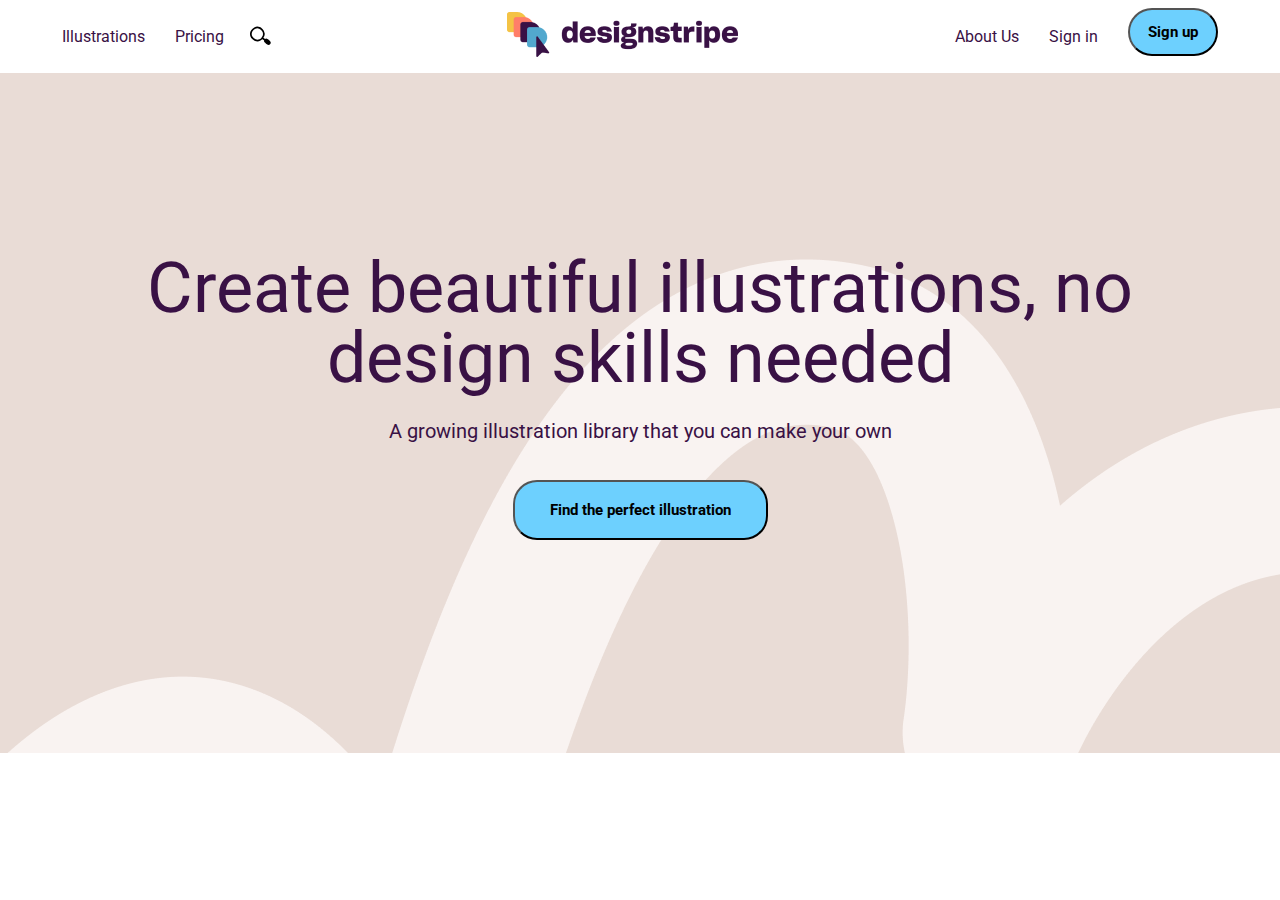
<file: index.html>
<!DOCTYPE html>
<html lang="en">
<head>
    <meta charset="UTF-8">
    <meta http-equiv="X-UA-Compatible" content="IE=edge">
    <meta name="viewport" content="width=device-width, initial-scale=1.0">
    <link rel="stylesheet" href="CSS/normalize.css">
    <link rel="stylesheet" href="CSS/style.css">
    <link rel="preconnect" href="https://fonts.googleapis.com">
<link rel="preconnect" href="https://fonts.gstatic.com" crossorigin>
<link href="https://fonts.googleapis.com/css2?family=Roboto:wght@400;700&display=swap" rel="stylesheet">
    <title>Prikhodieko E.A.</title>
</head>
<body>
    <header>
        <nav>
            <div class="flex Font400">
                <div class="flex">
                <p class="pos"><a href="#">Illustrations</a></p>
                <p><a href="#">Pricing</a></p>
                <img src="image/Frame.svg" alt="Find">
                </div>
                <a href="bootstrap.html"><img src="image/Frame.png" alt="navImage"></a>
                <div class="right-nav flex Font400">
                    <p class="pos">About Us</p>
                    <p class="pos">Sign in</p>
                    <button class="Font700 btnnav">Sign up</button>
                </div>
            </div>
        </nav>
    </header>
    <main>       
        <div class="container">
            <p class="Font400 SizeH1">Create beautiful illustrations, no design skills needed</p>
            <p class="Font400 SizeH2">A growing illustration library that you can make your own</p>
            <button class="Font700 btn-main">Find the perfect illustration</button>
        </div>
    </main>
</body>
</html>
</file>
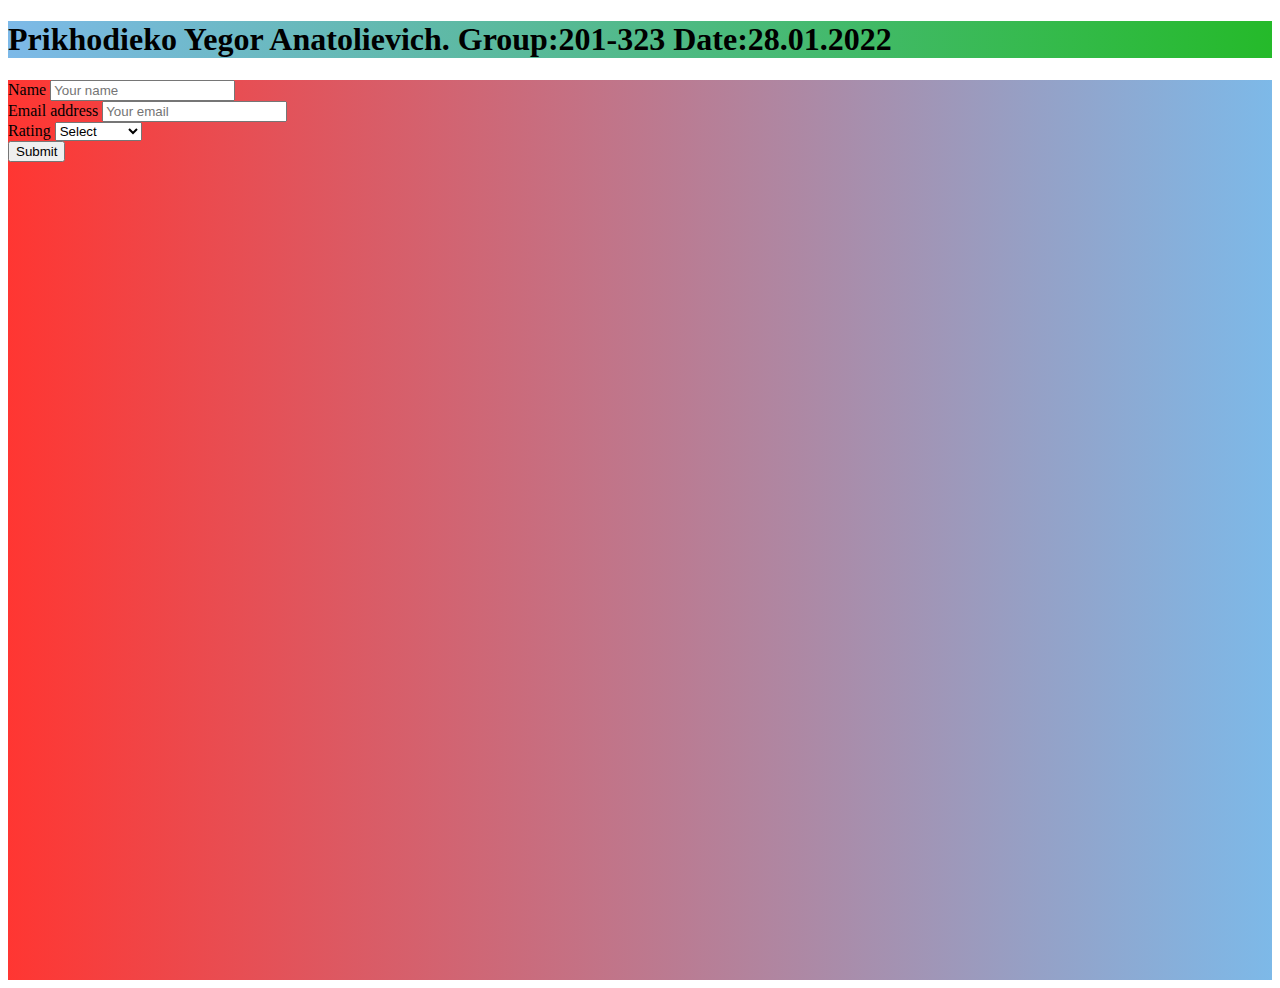
<file: bootstrap.html>
<!DOCTYPE html>
<html lang="en">
<head>
    <meta charset="UTF-8">
    <meta http-equiv="X-UA-Compatible" content="IE=edge">
    <meta name="viewport" content="width=device-width, initial-scale=1.0">
    <link href="https://cdn.jsdelivr.net/npm/bootstrap@5.1.3/dist/css/bootstrap.min.css" rel="stylesheet" integrity="sha384-1BmE4kWBq78iYhFldvKuhfTAU6auU8tT94WrHftjDbrCEXSU1oBoqyl2QvZ6jIW3" crossorigin="anonymous">
    <link rel="stylesheet" href="CSS/formstyle.css">
    <title>Document</title>
</head>
<body>
    <header class="py-3 px-5">
        <h1 class="text-white">Prikhodieko Yegor Anatolievich. Group:201-323 Date:28.01.2022</h1>
    </header>   
    <main  class="grad">
        <div class="container py-5 text-white">
            <div class="row justify-content-center">
                <div class="col-12 col-xl-3  col-md-7 col-sm-12">                    
                   <form action="//httpbin.org/post" method="post" data-netlify="true">
                    <div class="my-3">
                        <label for="exampleInputPassword1" class="form-label">Name</label>
                        <input type="text" placeholder="Your name" class="form-control" id="exampleInputPassword1">
                    </div>
                     <div class="my-3">
                       <label for="exampleInputEmail1" class="form-label">Email address</label>
                       <input type="email" class="form-control" placeholder="Your email" id="exampleInputEmail1">
                     </div>
                     <div class="my-3">
                        <label for="exampleInputRating" class="form-label">Rating</label>
                        <select class="form-select" id="exampleInputRating">
                          <option selected>Select</option>
                          <option value="1">BAD</option>
                          <option value="2">NORMALY</option>
                          <option value="3">GOOD</option>
                          <option value="4">BEST</option>
                        </select>
                      </div>
                     <button type="submit" class="btn btn-primary">Submit</button>
                   </form>
                </div>
            </div>
        </div>
    </main>
</body>
</html>
</file>
<file: CSS/style.css>
:root{
    --maincolor:#391145;
}
a{
    text-decoration: none;
    color: var(--maincolor);
}
a:hover {
    background-color: rgb(240, 240, 240);
    box-shadow: 0 2px 4px black;
    border-radius: 5px;
  }
  a:focus {
    color: blue;
  }
  a:active {
    background-color: black;
    color: #fff;
  }
.container{
    max-width: 1152px;
    margin: auto;
    text-align: center;
}
html{
    color: var(--maincolor);
}
nav{
    background-color:#FFFFFF;
    padding: 8px 62px;
}
main{
    background-image: url(/image/fon.png);
   height: 500px;    
   padding-top: 180px;
  
}
p{
    margin: auto;
}
button{
    background: #6DD0FE;
border-radius: 24px;
}
.flex{
    display: flex;
    justify-content: space-between;
}
.pos{
    margin-right: 30px;
}
.Font400{
    font-family: Roboto;
font-style: normal;
font-weight: normal;
font-size: 16px;
line-height: 18px;

text-align: center;
}
.Font700{
    font-family: Roboto;
font-style: normal;
font-weight: bold;
font-size: 15px;
line-height: 18px;

text-align: center;
}
.btnnav{
    width: 90px;
    height: 48px;
}
.btn-main{
    width: 255px;
    height: 60px;
}
.SizeH1{
    font-size: 70px;
    line-height: 70px;

}
.SizeH2{
    font-size: 20px;
line-height: 24px;
margin: 26px 0px 37px 0px;
}
@media (max-width:1100px){
    .container{
        max-width: 800px;
    }
    .SizeH1{
        font-size: 50px;
        line-height: 50px;
    }
    .pos{
        margin-right: 20px;
    }
}
button:hover{
    background: #5f96af;
}
button:focus {
    border: solid 2px black;
    box-shadow: 0 2px 4px black;
  }
</file>
<file: CSS/formstyle.css>
.grad{
    background: #ff3632;
background: -moz-linear-gradient(left,  #ff3632 0%, #7db9e8 100%);
background: -webkit-linear-gradient(left,  #ff3632 0%,#7db9e8 100%);
background: linear-gradient(to right,  #ff3632 0%,#7db9e8 100%);
filter: progid:DXImageTransform.Microsoft.gradient( startColorstr='#ff3632', endColorstr='#7db9e8',GradientType=1 );
height: 900px;
}
header{
    background: #7db9e8;
background: -moz-linear-gradient(left, #7db9e8 0%, #25ba2a 100%);
background: -webkit-linear-gradient(left, #7db9e8 0%,#25ba2a 100%);
background: linear-gradient(to right, #7db9e8 0%,#25ba2a 100%);
filter: progid:DXImageTransform.Microsoft.gradient( startColorstr='#7db9e8', endColorstr='#25ba2a',GradientType=1 );
}
</file>
